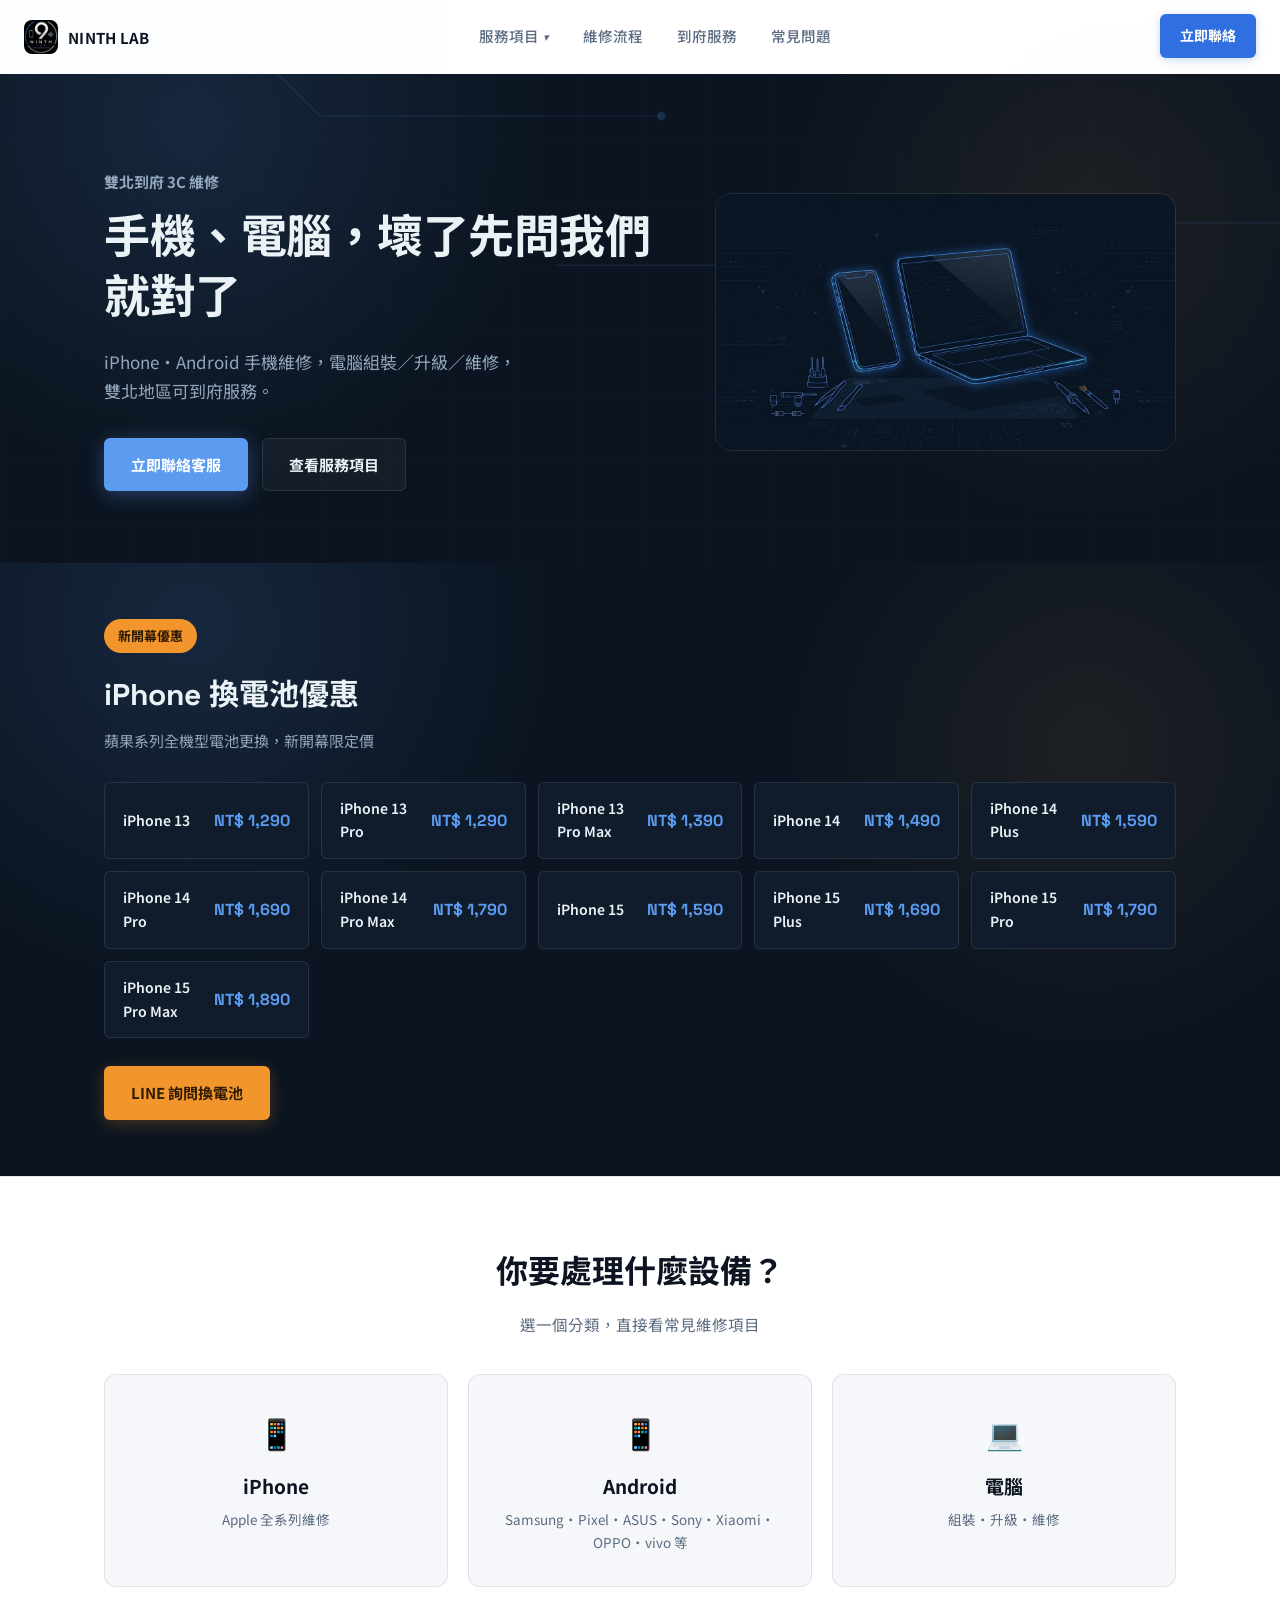
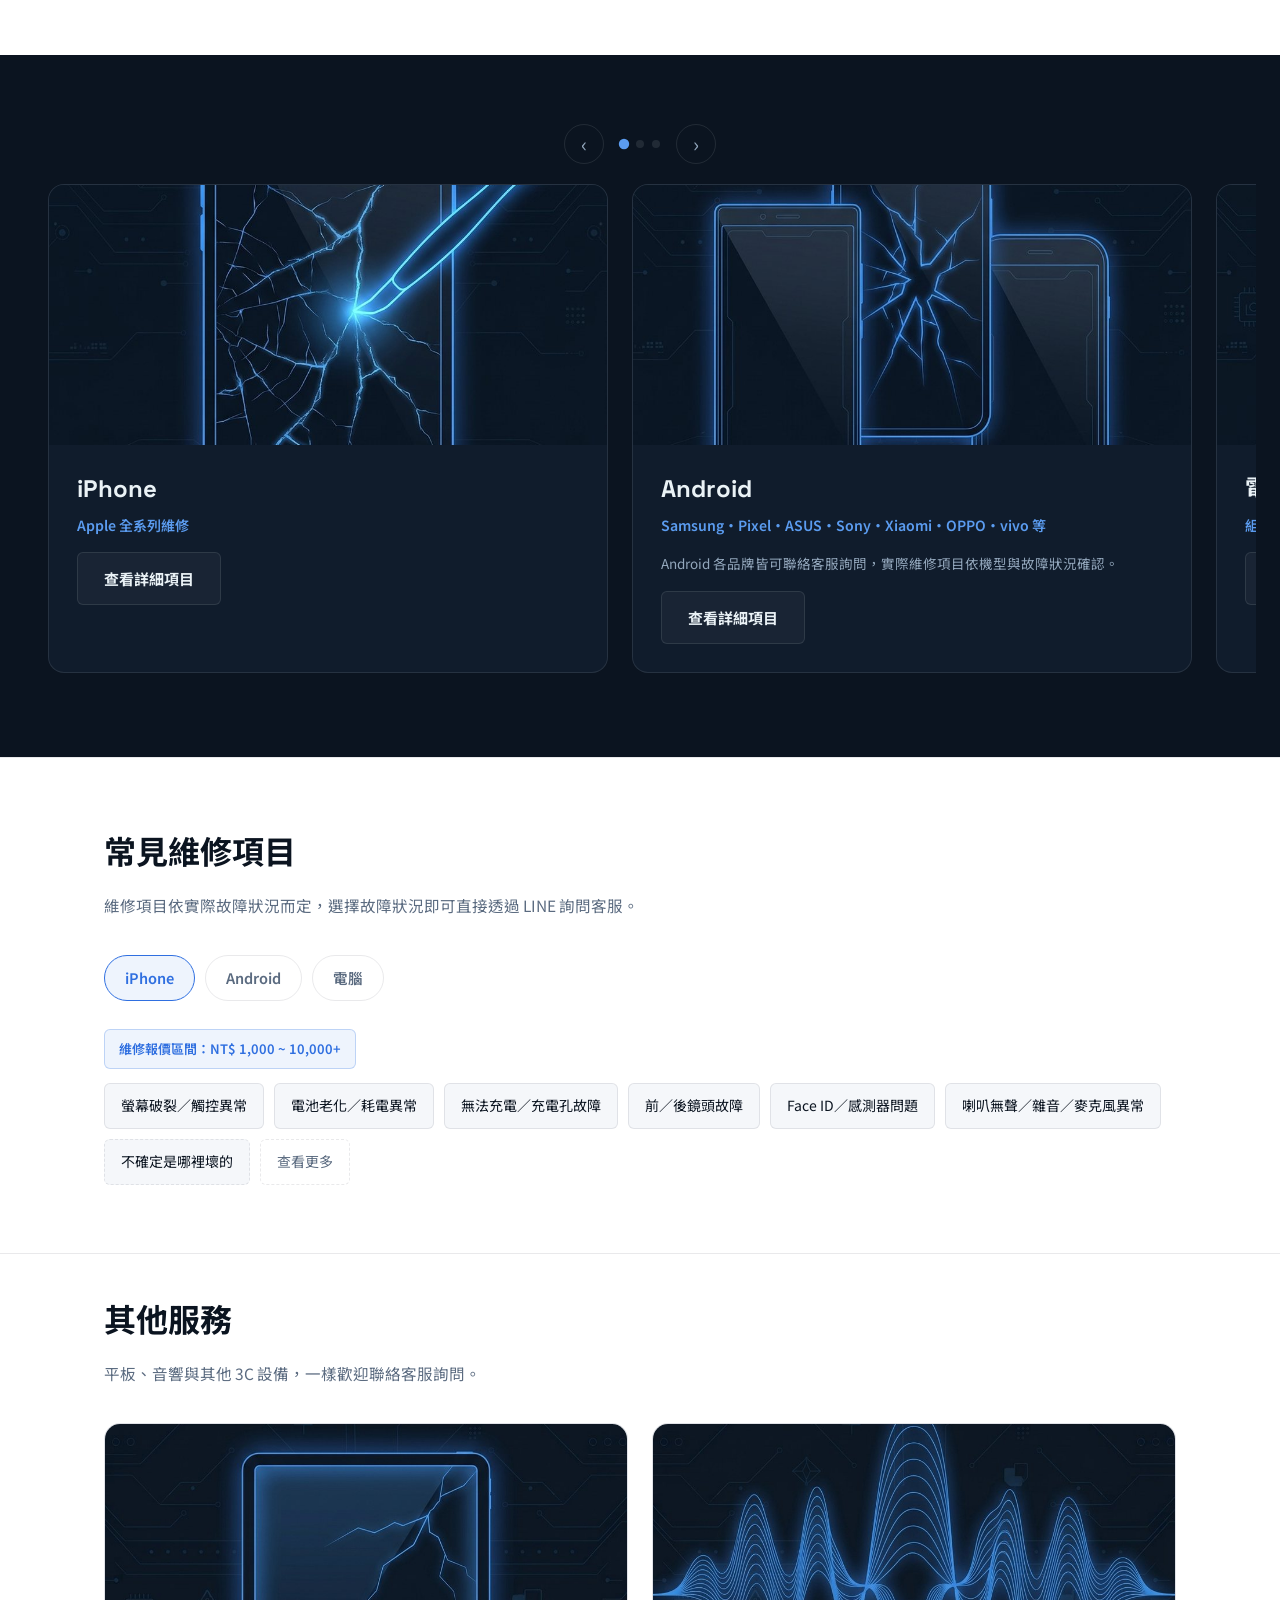
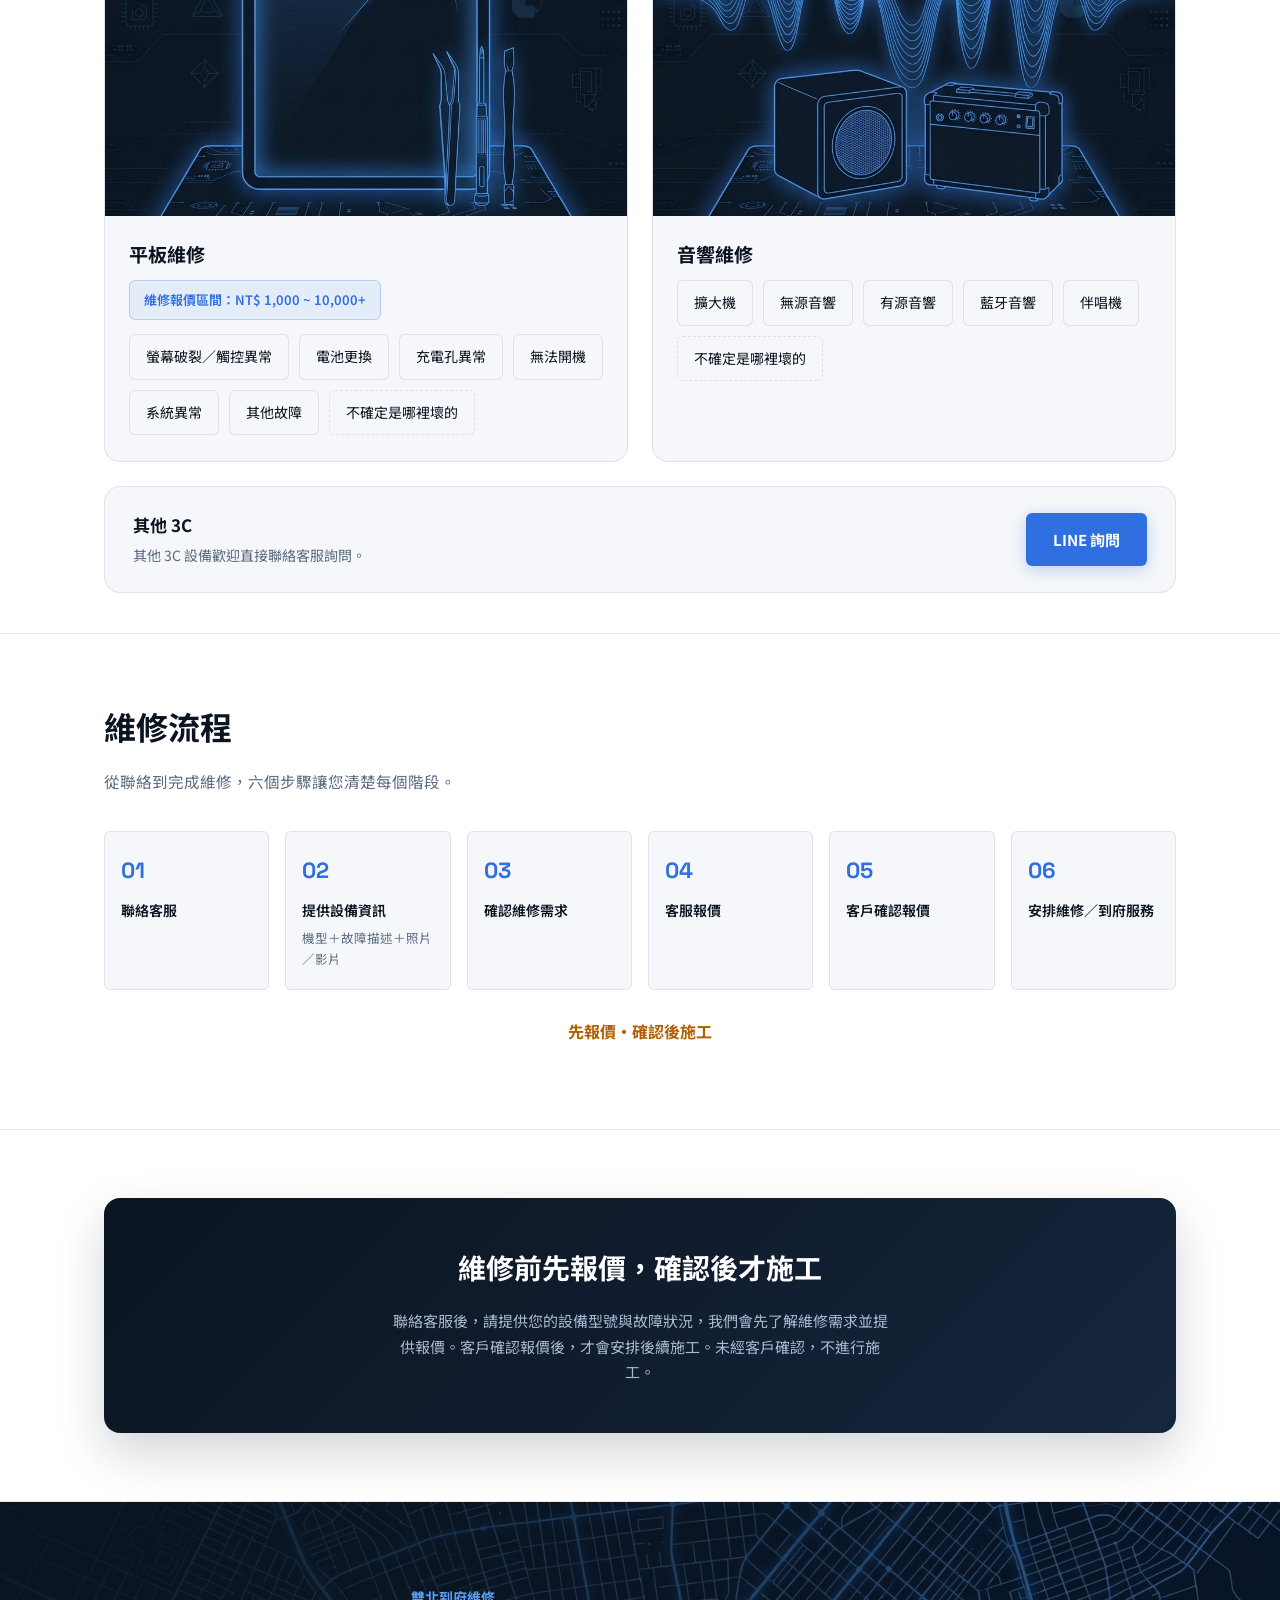
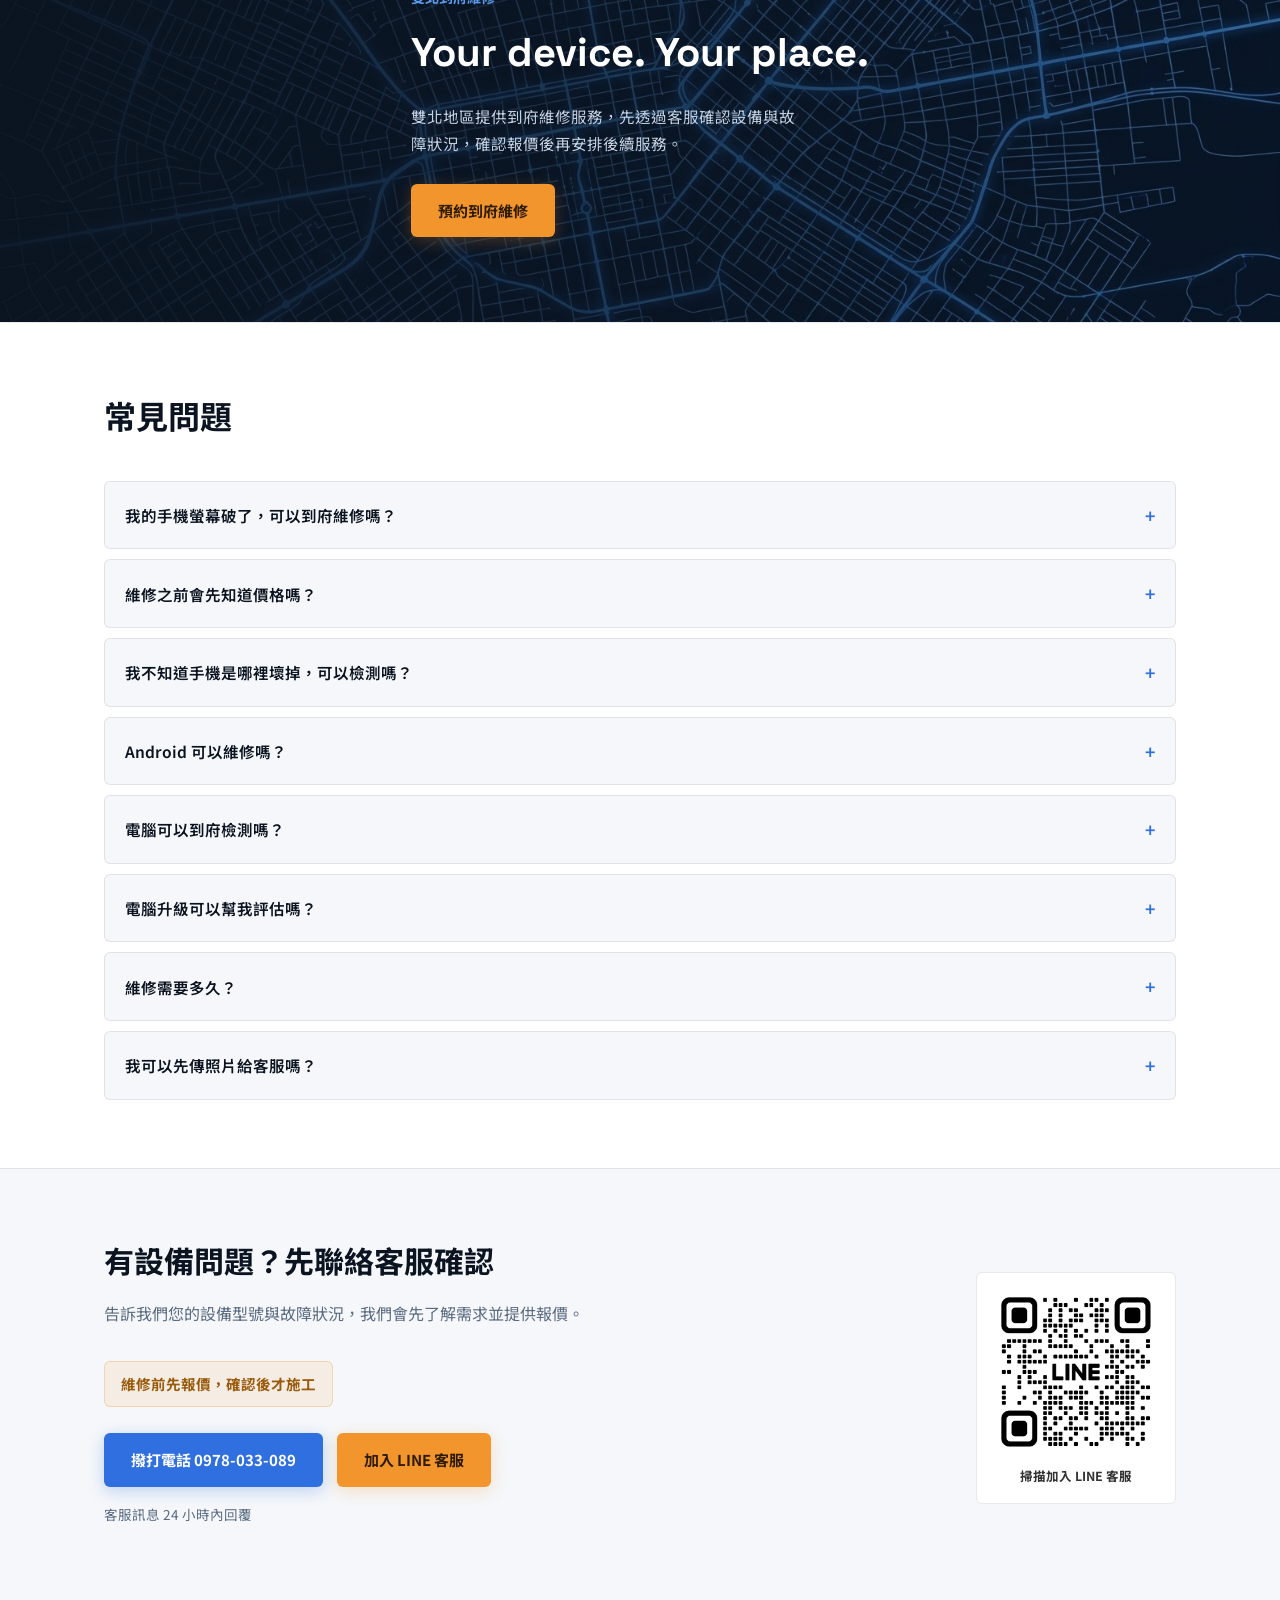
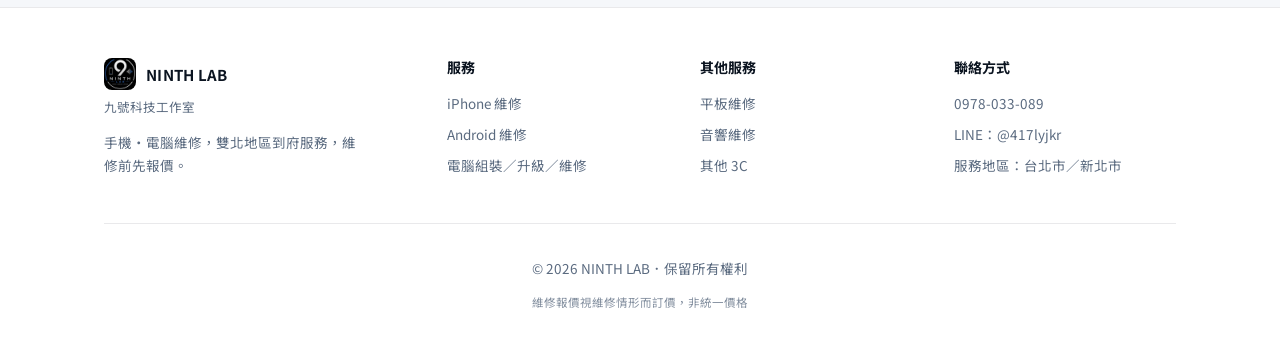
<file: index.html>
<!DOCTYPE html>
<html lang="zh-Hant-TW">
<head>
<meta charset="UTF-8">
<meta name="viewport" content="width=device-width, initial-scale=1.0">
<title>NINTH LAB｜雙北到府 3C 維修・iPhone・Android・電腦</title>
<meta name="description" content="NINTH LAB 提供台北、新北到府維修服務，iPhone、Android 手機維修，電腦組裝、升級、維修，先報價再施工，LINE 客服 24 小時內回覆。">
<meta name="keywords" content="雙北手機維修,台北手機維修,新北手機維修,雙北到府維修,到府手機維修,iPhone維修,Android維修,手機電池更換,電腦維修,電腦組裝,電腦升級,3C維修,平板維修,音響維修">
<link rel="canonical" href="https://ninthlab.com.tw/">
<meta name="robots" content="index, follow">

<meta property="og:type" content="website">
<meta property="og:site_name" content="NINTH LAB">
<meta property="og:title" content="NINTH LAB｜雙北到府 3C 維修・iPhone・Android・電腦">
<meta property="og:description" content="台北、新北到府維修，iPhone、Android、電腦組裝升級維修，先報價再施工。">
<meta property="og:image" content="assets/images/logo.png">
<meta property="og:locale" content="zh_TW">

<link rel="icon" href="assets/images/favicon.png" type="image/png">
<link rel="apple-touch-icon" href="assets/images/apple-touch-icon.png">
<link rel="preconnect" href="https://fonts.googleapis.com">
<link rel="preconnect" href="https://fonts.gstatic.com" crossorigin>
<link href="https://fonts.googleapis.com/css2?family=Noto+Sans+TC:wght@400;500;700;900&family=Space+Grotesk:wght@500;700&display=swap" rel="stylesheet">
<link rel="stylesheet" href="assets/css/style.css">

<script type="application/ld+json">
{
  "@context": "https://schema.org",
  "@type": "LocalBusiness",
  "@id": "https://ninthlab.com.tw/#business",
  "name": "NINTH LAB 九號科技工作室",
  "alternateName": "NINTH LAB",
  "image": "https://ninthlab.com.tw/assets/images/logo.png",
  "url": "https://ninthlab.com.tw/",
  "telephone": "+886978033089",
  "priceRange": "NT$1,000 - NT$30,000+",
  "areaServed": [
    { "@type": "City", "name": "台北市" },
    { "@type": "City", "name": "新北市" }
  ],
  "description": "九號科技工作室（NINTH LAB）提供台北、新北到府維修服務，iPhone、Android 手機維修，電腦組裝、升級、維修，先報價再施工，LINE 客服 24 小時內回覆。",
  "sameAs": [
    "https://www.instagram.com/kerwin_.06/"
  ],
  "makesOffer": [
    { "@type": "Offer", "priceRange": "NT$1,000 - NT$10,000+", "itemOffered": { "@type": "Service", "name": "iPhone 維修", "description": "iPhone 螢幕破裂、電池老化、充電孔故障、鏡頭、Face ID、喇叭、開機異常、進水檢測、主機板檢測等維修，雙北到府服務，先報價後施工。", "areaServed": ["台北市", "新北市"], "provider": { "@id": "https://ninthlab.com.tw/#business" } } },
    { "@type": "Offer", "priceRange": "NT$1,000 - NT$10,000+", "itemOffered": { "@type": "Service", "name": "Android 手機維修", "description": "Samsung、Pixel、ASUS、Sony、Xiaomi、OPPO、vivo、Redmi、realme、Motorola 等品牌螢幕、電池、充電孔、開機異常等維修，雙北到府服務。", "areaServed": ["台北市", "新北市"], "provider": { "@id": "https://ninthlab.com.tw/#business" } } },
    { "@type": "Offer", "priceRange": "NT$3,500 - NT$30,000+", "itemOffered": { "@type": "Service", "name": "電腦組裝／升級／維修", "description": "電腦組裝諮詢、CPU／GPU／RAM／SSD 升級、無法開機、藍屏、過熱、顯示卡等故障維修，雙北到府服務。", "areaServed": ["台北市", "新北市"], "provider": { "@id": "https://ninthlab.com.tw/#business" } } },
    { "@type": "Offer", "priceRange": "NT$1,000 - NT$10,000+", "itemOffered": { "@type": "Service", "name": "平板維修", "description": "平板螢幕破裂、觸控異常、電池更換、充電孔異常、無法開機等維修，雙北到府服務。", "areaServed": ["台北市", "新北市"], "provider": { "@id": "https://ninthlab.com.tw/#business" } } },
    { "@type": "Offer", "itemOffered": { "@type": "Service", "name": "音響維修", "description": "擴大機、無源音響、有源音響、藍牙音響、伴唱機維修，雙北到府服務。", "areaServed": ["台北市", "新北市"], "provider": { "@id": "https://ninthlab.com.tw/#business" } } }
  ]
}
</script>
<script type="application/ld+json">
{
  "@context": "https://schema.org",
  "@type": "FAQPage",
  "mainEntity": [
    { "@type": "Question", "name": "我的手機螢幕破了，可以到府維修嗎？", "acceptedAnswer": { "@type": "Answer", "text": "可以。請先透過 LINE 或電話聯絡客服，提供設備型號與故障狀況，確認報價後即可安排雙北地區到府維修。" } },
    { "@type": "Question", "name": "維修之前會先知道價格嗎？", "acceptedAnswer": { "@type": "Answer", "text": "會。NINTH LAB 一律先報價、客戶確認後才施工，未經確認不會直接動工。" } },
    { "@type": "Question", "name": "我不知道手機是哪裡壞掉，可以檢測嗎？", "acceptedAnswer": { "@type": "Answer", "text": "可以，聯絡客服時選擇「不確定問題」，描述異常狀況即可，我們會協助初步判斷。" } },
    { "@type": "Question", "name": "Android 可以維修嗎？", "acceptedAnswer": { "@type": "Answer", "text": "可以，Samsung、Pixel、ASUS、Sony、Xiaomi、OPPO、vivo、Redmi、realme、Motorola 等各品牌皆可聯絡客服詢問，實際維修項目依機型與故障狀況確認。" } },
    { "@type": "Question", "name": "電腦可以到府檢測嗎？", "acceptedAnswer": { "@type": "Answer", "text": "可以，雙北地區的電腦故障檢測、組裝與升級都提供到府服務，詳細需求請先與客服確認。" } },
    { "@type": "Question", "name": "電腦升級可以幫我評估嗎？", "acceptedAnswer": { "@type": "Answer", "text": "可以，提供目前的電腦規格與升級需求（例如顯卡、記憶體），客服會協助評估並報價。" } },
    { "@type": "Question", "name": "維修需要多久？", "acceptedAnswer": { "@type": "Answer", "text": "依故障類型與零件狀況而定，客服確認需求後會一併告知預估時間。" } },
    { "@type": "Question", "name": "我可以先傳照片給客服嗎？", "acceptedAnswer": { "@type": "Answer", "text": "可以，透過 LINE 傳送設備照片或影片有助於客服更快判斷狀況並提供報價。" } }
  ]
}
</script>
</head>
<body>

<a href="#main" class="skip-link">跳到主要內容</a>

<noscript>
  <div style="max-width:800px;margin:0 auto;padding:24px;line-height:1.8;">
    <h1>NINTH LAB 九號科技工作室｜雙北到府 3C 維修</h1>
    <p>手機、電腦，壞了先問我們就對了。iPhone、Android 手機維修，電腦組裝／升級／維修，雙北地區（台北市／新北市）可到府服務。維修前先報價，客戶確認後才施工。</p>

    <h2>iPhone 維修（NT$1,000 ~ 10,000+）</h2>
    <p>常見項目：螢幕破裂／觸控異常、電池老化／耗電異常、無法充電／充電孔故障、前／後鏡頭故障、Face ID／感測器問題、喇叭無聲／雜音／麥克風異常、音量鍵／電源鍵異常、背玻璃／後殼損壞、無法開機／自動重開機、系統異常、進水檢測、主機板檢測。</p>

    <h2>Android 手機維修（NT$1,000 ~ 10,000+）</h2>
    <p>Samsung、Pixel、ASUS、Sony、Xiaomi、OPPO、vivo、Redmi、realme、Motorola 等品牌皆可聯絡客服詢問。常見項目：螢幕破裂／觸控異常、電池老化／耗電異常、無法充電／充電孔故障、前／後鏡頭故障、喇叭無聲／雜音／麥克風異常、音量鍵／電源鍵異常、背蓋損壞、無法開機／自動重開機、系統異常、進水檢測、主機板檢測。</p>

    <h2>電腦組裝／升級／維修（NT$3,500 ~ 30,000+）</h2>
    <p>常見項目：電腦組裝諮詢、CPU／GPU 升級、RAM／SSD 升級、電源供應器／散熱升級、無法開機、藍屏／黑屏、頻繁重開機、遊戲閃退／效能異常、過熱／異音、硬碟／SSD 問題、顯示卡問題、系統／驅動問題、整機檢測。</p>

    <h2>平板維修（NT$1,000 ~ 10,000+）</h2>
    <p>常見項目：螢幕破裂／觸控異常、電池更換、充電孔異常、無法開機、系統異常、其他故障。</p>

    <h2>音響維修</h2>
    <p>常見項目：擴大機、無源音響、有源音響、藍牙音響、伴唱機。平板、音響與其他 3C 設備，一樣歡迎聯絡客服詢問。</p>

    <h2>維修流程</h2>
    <ol>
      <li>聯絡客服</li>
      <li>提供設備資訊（機型＋故障描述＋照片／影片）</li>
      <li>確認維修需求</li>
      <li>客服報價</li>
      <li>客戶確認報價</li>
      <li>安排維修（到府或約定地點）</li>
    </ol>
    <p>先報價・確認後施工。</p>

    <h2>常見問題</h2>
    <dl>
      <dt>我的手機螢幕破了，可以到府維修嗎？</dt>
      <dd>可以。請先透過 LINE 或電話聯絡客服，提供設備型號與故障狀況，確認報價後即可安排雙北地區到府維修。</dd>
      <dt>維修之前會先知道價格嗎？</dt>
      <dd>會。NINTH LAB 一律先報價、客戶確認後才施工，未經確認不會直接動工。</dd>
      <dt>我不知道手機是哪裡壞掉，可以檢測嗎？</dt>
      <dd>可以，聯絡客服時選擇「不確定問題」，描述異常狀況即可，我們會協助初步判斷。</dd>
      <dt>Android 可以維修嗎？</dt>
      <dd>可以，Samsung、Pixel、ASUS、Sony、Xiaomi、OPPO、vivo、Redmi、realme、Motorola 等各品牌皆可聯絡客服詢問，實際維修項目依機型與故障狀況確認。</dd>
      <dt>電腦可以到府檢測嗎？</dt>
      <dd>可以，雙北地區的電腦故障檢測、組裝與升級都提供到府服務，詳細需求請先與客服確認。</dd>
      <dt>電腦升級可以幫我評估嗎？</dt>
      <dd>可以，提供目前的電腦規格與升級需求（例如顯卡、記憶體），客服會協助評估並報價。</dd>
      <dt>維修需要多久？</dt>
      <dd>依故障類型與零件狀況而定，客服確認需求後會一併告知預估時間。</dd>
      <dt>我可以先傳照片給客服嗎？</dt>
      <dd>可以，透過 LINE 傳送設備照片或影片有助於客服更快判斷狀況並提供報價。</dd>
    </dl>

    <h2>聯絡方式</h2>
    <p>電話：<a href="tel:0978033089">0978-033-089</a>｜LINE：@417lyjkr｜服務地區：台北市／新北市｜客服訊息 24 小時內回覆</p>
  </div>
</noscript>

<div class="tech-bg" aria-hidden="true">
  <svg viewBox="0 0 1200 900" preserveAspectRatio="xMidYMid slice">
    <defs>
      <pattern id="grid" width="60" height="60" patternUnits="userSpaceOnUse">
        <path d="M60 0H0V60" fill="none" stroke="rgba(234,242,246,0.05)" stroke-width="1"/>
      </pattern>
    </defs>
    <rect width="1200" height="900" fill="url(#grid)"/>
    <g stroke="rgba(77,232,199,0.0)" fill="none"></g>
    <g stroke="rgba(61,130,227,0.18)" stroke-width="1.4" fill="none">
      <path d="M0 120 H260 L300 160 H620"/>
      <path d="M1200 260 H900 L860 300 H520"/>
      <path d="M0 700 H180 L220 660 H540 L580 700 H900"/>
    </g>
    <g fill="rgba(61,130,227,0.35)">
      <circle cx="620" cy="160" r="4"/>
      <circle cx="520" cy="700" r="4"/>
      <circle cx="900" cy="260" r="4"/>
    </g>
  </svg>
</div>

<header class="site-header" id="site-header">
  <div class="header-inner">
    <a href="#main" class="brand" id="brand-link">
      <img id="brand-logo" src="assets/images/logo.png" alt="NINTH LAB Logo" onerror="this.style.display='none'">
      <span class="brand-name" id="brand-name">NINTH LAB</span>
    </a>

    <nav class="main-nav" id="main-nav" aria-label="主要導覽">
      <div class="nav-item has-dropdown">
        <button class="nav-link" id="services-nav-btn" aria-haspopup="true" aria-expanded="false">服務項目 <i class="chev">▾</i></button>
        <div class="nav-dropdown" id="services-dropdown"></div>
      </div>
      <a href="#process" class="nav-link">維修流程</a>
      <a href="#onsite" class="nav-link">到府服務</a>
      <a href="#faq" class="nav-link">常見問題</a>
    </nav>

    <a href="#contact" class="header-cta">立即聯絡</a>

    <button class="hamburger" id="hamburger-btn" aria-label="開啟選單" aria-expanded="false">
      <span></span><span></span><span></span>
    </button>
  </div>

  <div class="mobile-menu" id="mobile-menu">
    <div class="mobile-menu-section" id="mobile-services-list"></div>
    <a href="#process" class="mobile-link">維修流程</a>
    <a href="#onsite" class="mobile-link">到府服務</a>
    <a href="#faq" class="mobile-link">常見問題</a>
    <a href="#contact" class="mobile-link mobile-cta">立即聯絡</a>
  </div>
</header>

<main id="main">

  <!-- Hero -->
  <section class="hero-section dark-panel" style="border-top:none;">
    <div class="dark-panel-bg" aria-hidden="true">
      <svg viewBox="0 0 1200 700" preserveAspectRatio="xMidYMid slice">
        <defs>
          <pattern id="hgrid" width="60" height="60" patternUnits="userSpaceOnUse">
            <path d="M60 0H0V60" fill="none" stroke="rgba(234,242,246,0.05)" stroke-width="1"/>
          </pattern>
        </defs>
        <rect width="1200" height="700" fill="url(#hgrid)"/>
        <g stroke="rgba(91,156,240,0.22)" stroke-width="1.4" fill="none">
          <path d="M0 120 H260 L300 160 H620"/>
          <path d="M1200 260 H900 L860 300 H520"/>
        </g>
        <g fill="rgba(91,156,240,0.4)">
          <circle cx="620" cy="160" r="4"/>
          <circle cx="900" cy="260" r="4"/>
        </g>
      </svg>
    </div>
    <div class="container hero">
      <div>
        <p class="hero-eyebrow" id="hero-eyebrow">雙北到府 3C 維修</p>
        <h1 id="hero-title">手機、電腦，壞了先問我們就對了</h1>
        <p class="subtitle" id="hero-subtitle">iPhone・Android 手機維修，電腦組裝／升級／維修，雙北地區可到府服務。</p>
        <div class="hero-actions">
          <a href="#contact" class="btn btn-primary" id="hero-cta-primary">立即聯絡客服</a>
          <a href="#selector" class="btn btn-secondary" id="hero-cta-secondary">查看服務項目</a>
        </div>
      </div>
      <div class="hero-visual">
        <img src="assets/images/hero-visual.jpg" alt="NINTH LAB 手機與電腦維修示意圖" loading="eager">
      </div>
    </div>
  </section>

  <div id="announcements-slot"></div>
  <div id="battery-promo-slot"></div>

  <!-- Service selector -->
  <section id="selector">
    <div class="container">
      <div class="section-head center">
        <h2 id="selector-title">你要處理什麼設備？</h2>
        <p id="selector-subtitle">選一個分類，直接看常見維修項目</p>
      </div>
      <div class="selector-grid" id="selector-grid"></div>
    </div>
  </section>

  <!-- Category showcase (horizontal scroll-snap) -->
  <section id="showcase" class="dark-panel">
    <div class="container-wide">
      <div class="showcase-controls">
        <button class="showcase-arrow" id="showcase-prev" aria-label="上一個分類">‹</button>
        <div class="showcase-dots" id="showcase-dots"></div>
        <button class="showcase-arrow" id="showcase-next" aria-label="下一個分類">›</button>
      </div>
      <div class="showcase-track" id="showcase-track"></div>
    </div>
  </section>

  <!-- Common repair items -->
  <section id="items">
    <div class="container">
      <div class="section-head">
        <h2 id="items-title">常見維修項目</h2>
        <p id="items-subtitle">維修項目依實際故障狀況而定，選擇故障狀況即可直接透過 LINE 詢問客服。</p>
      </div>
      <div class="category-tabs" id="category-tabs"></div>
      <div id="category-panels"></div>
    </div>
  </section>

  <!-- Other services -->
  <section id="other-services">
    <div class="container">
      <div class="section-head">
        <h2 id="other-services-title">其他服務</h2>
        <p>平板、音響與其他 3C 設備，一樣歡迎聯絡客服詢問。</p>
      </div>
      <div id="other-panels"></div>
    </div>
  </section>

  <!-- Process -->
  <section id="process">
    <div class="container">
      <div class="section-head">
        <h2>維修流程</h2>
        <p>從聯絡到完成維修，六個步驟讓您清楚每個階段。</p>
      </div>
      <div class="process-list" id="process-list"></div>
      <p class="process-highlight" id="process-highlight">先報價・確認後施工</p>
    </div>
  </section>

  <!-- Trust -->
  <section id="trust">
    <div class="container">
      <div class="trust-band">
        <h2 id="trust-title">維修前先報價，確認後才施工</h2>
        <p id="trust-desc"></p>
      </div>
    </div>
  </section>

  <!-- Onsite -->
  <section id="onsite">
    <div class="onsite-banner">
      <img src="assets/images/onsite-banner.jpg" alt="雙北到府服務示意圖" loading="lazy">
      <div class="onsite-overlay"></div>
      <div class="container onsite-content">
        <p class="onsite-eyebrow" id="onsite-subtitle">雙北到府維修</p>
        <h2 id="onsite-title">Your device. Your place.</h2>
        <p id="onsite-desc" class="onsite-desc"></p>
        <a href="#contact" class="btn btn-warm" id="onsite-cta">預約到府維修</a>
      </div>
    </div>
  </section>

  <!-- FAQ -->
  <section id="faq">
    <div class="container">
      <div class="section-head">
        <h2>常見問題</h2>
      </div>
      <div class="faq-list" id="faq-list"></div>
    </div>
  </section>

  <!-- Contact -->
  <section id="contact" class="contact-section">
    <div class="container">
      <div class="contact-grid">
        <div>
          <h2 id="contact-title" class="contact-heading">有設備問題？先聯絡客服確認</h2>
          <p id="contact-desc" class="contact-desc"></p>
          <div class="contact-highlight" id="contact-highlight"></div>
          <div class="contact-buttons">
            <a href="tel:0978033089" class="btn btn-primary" id="call-btn">撥打電話 0978-033-089</a>
            <a href="#" class="btn btn-primary" id="call-btn-2" style="display:none;"></a>
            <a href="#" class="btn btn-warm" id="line-btn" target="_blank" rel="noopener">加入 LINE 客服</a>
          </div>
          <p class="reply-hours" id="reply-hours"></p>
        </div>
        <div class="qr-box">
          <img src="assets/images/line-qrcode.png" alt="LINE 客服 QR Code" onerror="this.parentElement.style.display='none'">
          <span>掃描加入 LINE 客服</span>
        </div>
      </div>
    </div>
  </section>

</main>

<footer>
  <div class="container">
    <div class="footer-grid">
      <div>
        <div class="brand" style="margin-bottom:12px;">
          <img src="assets/images/logo.png" alt="NINTH LAB Logo" style="height:32px;" onerror="this.style.display='none'">
          <span class="brand-name" id="footer-brand">NINTH LAB</span>
        </div>
        <p class="footer-brand-zh" id="footer-brand-zh"></p>
        <p style="max-width:32ch;">手機・電腦維修，雙北地區到府服務，維修前先報價。</p>
      </div>
      <div>
        <h5>服務</h5>
        <ul id="footer-services">
          <li>iPhone 維修</li>
          <li>Android 維修</li>
          <li>電腦組裝／升級／維修</li>
        </ul>
      </div>
      <div>
        <h5 id="footer-other-title">其他服務</h5>
        <ul id="footer-other-services"></ul>
      </div>
      <div>
        <h5>聯絡方式</h5>
        <ul>
          <li id="footer-phone"><a href="tel:0978033089">0978-033-089</a></li>
          <li id="footer-phone-2" style="display:none;"></li>
          <li>LINE：<span id="footer-line-id">@417lyjkr</span></li>
          <li id="footer-hours" style="display:none;"></li>
          <li id="footer-areas">服務地區：台北市／新北市</li>
        </ul>
      </div>
    </div>
    <div class="footer-bottom">
      <p>&copy; <span id="year"></span> NINTH LAB．保留所有權利</p>
      <p class="footer-note" id="footer-note"></p>
    </div>
  </div>
</footer>

<script src="assets/js/main.js"></script>
</body>
</html>
</file>
<file: assets/css/style.css>
/* ==========================================================
   Design tokens — light theme with dark contrast panels
   ========================================================== */
:root {
  --bg: #FFFFFF;
  --surface: #F5F7FA;
  --surface-alt: #EBEFF6;
  --border: rgba(11, 20, 32, 0.09);
  --text: #0B1420;
  --text-muted: #5B6B80;
  --accent: #2F6FE0;
  --accent-dim: rgba(47, 111, 224, 0.08);
  --warm: #F2952C;
  --warm-dim: rgba(242, 149, 44, 0.10);
  --radius: 6px;
  --max-width: 1120px;
  --font-cjk: "Noto Sans TC", -apple-system, BlinkMacSystemFont, "PingFang TC", "Microsoft JhengHei", sans-serif;
  --font-display: "Space Grotesk", var(--font-cjk);

  /* Dark panel tokens (used inside .dark-panel sections) */
  --d-bg: #0B1420;
  --d-surface: #101C2C;
  --d-surface-alt: #14243A;
  --d-border: rgba(234, 242, 246, 0.10);
  --d-text: #EAF2F6;
  --d-text-muted: #93A7BC;
  --d-accent: #5B9CF0;
  --d-warm: #FFB454;
}

* { box-sizing: border-box; }
html { scroll-behavior: smooth; scroll-padding-top: 84px; }

@media (prefers-reduced-motion: reduce) {
  html { scroll-behavior: auto; }
  *, *::before, *::after {
    animation-duration: 0.001ms !important;
    animation-iteration-count: 1 !important;
    transition-duration: 0.001ms !important;
    scroll-behavior: auto !important;
  }
}

body {
  margin: 0;
  background: var(--bg);
  color: var(--text);
  font-family: var(--font-cjk);
  line-height: 1.7;
  overflow-x: hidden;
  -webkit-font-smoothing: antialiased;
}

img { max-width: 100%; display: block; }
a { color: inherit; text-decoration: none; }
button { font: inherit; background: none; border: none; color: inherit; cursor: pointer; }

.container { max-width: var(--max-width); margin: 0 auto; padding: 0 24px; }
.container-wide { max-width: 1400px; margin: 0 auto; padding: 0 24px; }

/* ==========================================================
   Background texture (subtle, light)
   ========================================================== */
.tech-bg {
  position: fixed; inset: 0; z-index: -1; pointer-events: none;
  background:
    radial-gradient(700px circle at 12% 6%, rgba(47,111,224,0.05), transparent 60%),
    radial-gradient(600px circle at 88% 22%, rgba(242,149,44,0.04), transparent 60%),
    #FFFFFF;
}
.tech-bg svg { position: absolute; inset: 0; width: 100%; height: 100%; opacity: 0.5; }

/* ==========================================================
   Dark panel utility — wraps hero / showcase / onsite banner
   ========================================================== */
.dark-panel {
  background: var(--d-bg);
  color: var(--d-text);
  position: relative;
}
.dark-panel .section-head p,
.dark-panel p { color: var(--d-text-muted); }
.dark-panel .section-head h2,
.dark-panel h1, .dark-panel h2, .dark-panel h3 { color: var(--d-text); }

.dark-panel-bg {
  position: absolute; inset: 0; overflow: hidden; pointer-events: none;
  background:
    radial-gradient(600px circle at 15% 10%, rgba(91,156,240,0.14), transparent 60%),
    radial-gradient(500px circle at 85% 30%, rgba(255,180,84,0.08), transparent 60%);
}
.dark-panel-bg svg { position: absolute; inset: 0; width: 100%; height: 100%; opacity: 0.5; }

/* ==========================================================
   Header / Navigation
   ========================================================== */
.site-header {
  position: sticky; top: 0; z-index: 100;
  background: rgba(255, 255, 255, 0.72);
  backdrop-filter: blur(0px);
  border-bottom: 1px solid transparent;
  transition: background 0.3s ease, backdrop-filter 0.3s ease, border-color 0.3s ease, box-shadow 0.3s ease;
}
.site-header.scrolled {
  background: rgba(255, 255, 255, 0.88);
  backdrop-filter: blur(14px);
  -webkit-backdrop-filter: blur(14px);
  border-bottom: 1px solid var(--border);
  box-shadow: 0 4px 24px rgba(11,20,32,0.04);
}
.header-inner {
  display: flex; align-items: center; justify-content: space-between;
  padding: 14px 24px; max-width: 1400px; margin: 0 auto; position: relative;
}
.brand { display: flex; align-items: center; gap: 10px; margin-top: 2px; }
.brand img { height: 34px; width: auto; border-radius: 8px; }
.brand-name { font-weight: 700; font-size: 15px; letter-spacing: 0.02em; white-space: nowrap; color: var(--text); }

.main-nav { display: flex; align-items: center; gap: 6px; }
.nav-item { position: relative; }
.nav-link {
  padding: 10px 14px; font-size: 14.5px; font-weight: 500; color: var(--text-muted);
  border-radius: var(--radius); transition: color 0.2s ease, background 0.2s ease;
  display: inline-flex; align-items: center; gap: 4px;
}
.nav-link:hover { color: var(--text); background: var(--surface); }
.chev { font-size: 11px; transition: transform 0.2s ease; }
.nav-item.open .chev { transform: rotate(180deg); }

.nav-dropdown {
  position: absolute; top: calc(100% + 8px); left: 0;
  background: #FFFFFF; border: 1px solid var(--border); border-radius: var(--radius);
  min-width: 220px; padding: 8px; opacity: 0; visibility: hidden; transform: translateY(-6px);
  transition: opacity 0.18s ease, transform 0.18s ease, visibility 0.18s;
  box-shadow: 0 16px 40px rgba(11,20,32,0.12);
}
.nav-item.open .nav-dropdown { opacity: 1; visibility: visible; transform: translateY(0); }
.nav-dropdown a {
  display: block; padding: 9px 12px; font-size: 14px; border-radius: 4px; color: var(--text);
  transition: background 0.15s ease;
}
.nav-dropdown a:hover { background: var(--accent-dim); color: var(--accent); }

.header-cta {
  background: var(--accent); color: #FFFFFF; padding: 10px 20px; border-radius: var(--radius);
  font-size: 14px; font-weight: 700; transition: background 0.2s ease, transform 0.15s ease; white-space: nowrap;
  box-shadow: 0 2px 10px rgba(47,111,224,0.25);
}
.header-cta:hover { background: #245ECC; transform: translateY(-1px); }

.hamburger {
  display: none; flex-direction: column; justify-content: center; gap: 5px; width: 32px; height: 32px; padding: 4px;
}
.hamburger span { display: block; width: 100%; height: 2px; background: var(--text); border-radius: 2px; transition: transform 0.25s ease, opacity 0.25s ease; }
.hamburger[aria-expanded="true"] span:nth-child(1) { transform: translateY(7px) rotate(45deg); }
.hamburger[aria-expanded="true"] span:nth-child(2) { opacity: 0; }
.hamburger[aria-expanded="true"] span:nth-child(3) { transform: translateY(-7px) rotate(-45deg); }

.mobile-menu {
  display: none; max-height: 0; overflow: hidden; transition: max-height 0.3s ease;
  background: #FFFFFF; border-top: 1px solid var(--border);
}
.mobile-menu.open { max-height: 520px; }
.mobile-menu-section { padding: 8px 24px 4px; display: flex; flex-direction: column; }
.mobile-link { display: block; padding: 14px 24px; font-size: 15px; border-top: 1px solid var(--border); }
.mobile-link.mobile-cta { color: var(--accent); font-weight: 700; }
.mobile-services-link { padding: 10px 12px; font-size: 14.5px; color: var(--text-muted); border-radius: var(--radius); }
.mobile-services-link:hover { background: var(--surface); color: var(--text); }

@media (max-width: 900px) {
  .main-nav, .header-cta { display: none; }
  .hamburger { display: flex; }
  .mobile-menu { display: block; }
}

/* ==========================================================
   Hero (dark panel)
   ========================================================== */
.hero-section { padding: 80px 0 72px; }
.hero {
  display: grid; grid-template-columns: 1.1fr 0.9fr; gap: 48px; align-items: center;
  position: relative; z-index: 1;
}
.hero-eyebrow { color: var(--d-accent); font-weight: 700; font-size: 15px; margin-bottom: 14px; }
.hero h1 {
  font-family: var(--font-display); font-size: clamp(30px, 4.2vw, 46px); line-height: 1.3;
  margin: 0 0 20px; font-weight: 700; letter-spacing: -0.01em; color: var(--d-text);
}
.hero p.subtitle { color: var(--d-text-muted); font-size: 17px; max-width: 46ch; margin: 0 0 32px; }
.hero-actions { display: flex; gap: 14px; flex-wrap: wrap; }
.btn {
  display: inline-flex; align-items: center; justify-content: center; padding: 13px 26px;
  border-radius: var(--radius); font-weight: 700; font-size: 15px; border: 1px solid transparent;
  cursor: pointer; transition: transform 0.15s ease, background 0.2s ease, border-color 0.2s ease, box-shadow 0.2s ease;
}
.btn:hover { transform: translateY(-1px); }
.btn:active { transform: translateY(0) scale(0.97); }
.btn-primary { background: var(--accent); color: #FFFFFF; box-shadow: 0 4px 16px rgba(47,111,224,0.28); }
.btn-primary:hover { background: #245ECC; }
.dark-panel .btn-primary { background: var(--d-accent); box-shadow: 0 4px 20px rgba(91,156,240,0.35); }
.dark-panel .btn-primary:hover { background: #78AEF5; }
.btn-secondary { border-color: var(--d-border); color: var(--d-text); background: rgba(255,255,255,0.04); }
.btn-secondary:hover { border-color: var(--d-accent); color: var(--d-accent); }
.btn-warm { background: var(--warm); color: #2E1B00; box-shadow: 0 4px 16px rgba(242,149,44,0.25); }
.btn-warm:hover { background: #FFA940; }

.hero-visual { border-radius: 16px; overflow: hidden; border: 1px solid var(--d-border); }
.hero-visual img { width: 100%; height: auto; display: block; }

@media (max-width: 860px) {
  .hero { grid-template-columns: 1fr; text-align: left; }
  .hero-visual { order: -1; }
}

/* ==========================================================
   Section shell
   ========================================================== */
section { padding: 68px 0; border-top: 1px solid var(--border); }
section:first-of-type { border-top: none; }
.section-head { margin-bottom: 36px; max-width: 60ch; }
.section-head.center { margin-left: auto; margin-right: auto; text-align: center; max-width: 50ch; }
.section-head h2 { font-family: var(--font-display); font-size: clamp(24px, 3vw, 32px); margin: 0 0 12px; font-weight: 700; }
.section-head p { color: var(--text-muted); margin: 0; font-size: 15.5px; }

/* ==========================================================
   Service selector
   ========================================================== */
.selector-grid { display: grid; grid-template-columns: repeat(3, 1fr); gap: 20px; }
.selector-card {
  background: var(--surface); border: 1px solid var(--border); border-radius: 12px;
  padding: 32px 24px; text-align: center; cursor: pointer;
  transition: border-color 0.2s ease, transform 0.15s ease, background 0.2s ease, box-shadow 0.2s ease;
}
.selector-card:hover { border-color: var(--accent); transform: translateY(-3px); box-shadow: 0 12px 28px rgba(11,20,32,0.08); background: #FFFFFF; }
.selector-card.active { border-color: var(--accent); background: var(--accent-dim); }
.selector-card .selector-icon { font-size: 30px; margin-bottom: 12px; }
.selector-card h3 { margin: 0 0 6px; font-size: 19px; font-weight: 700; }
.selector-card p { margin: 0; color: var(--text-muted); font-size: 13.5px; }
@media (max-width: 720px) { .selector-grid { grid-template-columns: 1fr; } }

/* ==========================================================
   Showcase carousel (dark panel, scroll-snap)
   ========================================================== */
#showcase { padding-top: 68px; padding-bottom: 68px; position: relative; z-index: 1; }
.showcase-controls { display: flex; align-items: center; justify-content: center; gap: 16px; margin-bottom: 16px; }
.showcase-arrow {
  width: 40px; height: 40px; border-radius: 50%; border: 1px solid var(--d-border); color: var(--d-text-muted);
  font-size: 20px; display: flex; align-items: center; justify-content: center;
  transition: border-color 0.2s ease, color 0.2s ease;
}
.showcase-arrow:hover { border-color: var(--d-accent); color: var(--d-accent); }
.showcase-dots { display: flex; gap: 8px; }
.showcase-dot { width: 8px; height: 8px; border-radius: 50%; background: var(--d-border); transition: background 0.2s ease, transform 0.2s ease; cursor: pointer; }
.showcase-dot.active { background: var(--d-accent); transform: scale(1.3); }

.showcase-track {
  display: flex; gap: 24px; overflow-x: auto; scroll-snap-type: x mandatory; padding: 4px 24px 16px;
  scrollbar-width: none;
}
.showcase-track::-webkit-scrollbar { display: none; }
.showcase-slide {
  flex: 0 0 min(560px, 86vw); scroll-snap-align: center;
  background: var(--d-surface); border: 1px solid var(--d-border); border-radius: 16px; overflow: hidden;
  display: flex; flex-direction: column;
}
.showcase-slide img { width: 100%; height: 260px; object-fit: cover; }
.showcase-slide-body { padding: 24px 28px 28px; }
.showcase-slide-body h3 { font-family: var(--font-display); font-size: 24px; margin: 0 0 4px; color: var(--d-text); }
.showcase-slide-body .showcase-tagline { color: var(--d-accent); font-weight: 600; font-size: 14px; margin: 0 0 14px; }
.showcase-slide-body p.showcase-note { color: var(--d-text-muted); font-size: 13.5px; margin: 0 0 16px; }
.showcase-slide-body .showcase-cta { border-color: var(--d-border); color: var(--d-text); }
.showcase-slide-body .showcase-cta:hover { border-color: var(--d-accent); color: var(--d-accent); }

/* ==========================================================
   Category tabs + panels (common repair items)
   ========================================================== */
.category-tabs { display: flex; gap: 10px; margin-bottom: 28px; flex-wrap: wrap; }
.category-tab {
  padding: 10px 20px; border-radius: 999px; border: 1px solid var(--border); font-size: 14.5px; font-weight: 600;
  color: var(--text-muted); transition: all 0.2s ease;
}
.category-tab.active { border-color: var(--accent); color: var(--accent); background: var(--accent-dim); }
.category-tab:hover:not(.active) { border-color: var(--text-muted); color: var(--text); }

.category-panel { display: none; }
.category-panel.active { display: block; }
.category-note {
  background: var(--warm-dim); border: 1px solid rgba(242,149,44,0.3); border-radius: var(--radius);
  padding: 12px 16px; font-size: 13.5px; color: #9A5B0C; margin-bottom: 20px;
}
.price-range { display: inline-block; background: var(--accent-dim); border: 1px solid rgba(47,111,224,0.25); border-radius: var(--radius); padding: 8px 14px; font-size: 13px; font-weight: 600; color: var(--accent); margin-bottom: 14px; }
.issue-chips { display: flex; flex-wrap: wrap; gap: 10px; }
.issue-chip {
  padding: 10px 16px; border-radius: var(--radius); border: 1px solid var(--border); background: var(--surface);
  font-size: 14px; transition: border-color 0.15s ease, background 0.15s ease, color 0.15s ease;
}
.issue-chip:hover { border-color: var(--accent); color: var(--accent); background: #FFFFFF; }
.issue-chip.selected { border-color: var(--accent); background: var(--accent-dim); color: var(--accent); }
.issue-chip.unsure { border-style: dashed; }
.issue-more-btn { padding: 10px 16px; border-radius: var(--radius); border: 1px dashed var(--border); font-size: 14px; color: var(--text-muted); }
.issue-more-btn:hover { color: var(--accent); border-color: var(--accent); }
.issue-hidden { display: none; }

.line-confirm {
  margin-top: 20px; padding: 20px 22px; border-radius: var(--radius); border: 1px solid var(--accent);
  background: var(--accent-dim); display: none;
}
.line-confirm.show { display: block; }
.line-confirm .line-confirm-label { font-size: 12.5px; color: var(--text-muted); margin-bottom: 6px; }
.line-confirm .line-confirm-text { font-size: 14.5px; margin-bottom: 14px; line-height: 1.6; }
.other3c-cta { display: flex; align-items: center; gap: 16px; flex-wrap: wrap; }
.other3c-cta p { margin: 0; color: var(--text-muted); font-size: 14.5px; }

/* ==========================================================
   Other services
   ========================================================== */
#other-services { padding-top: 40px; padding-bottom: 40px; }
.other-panel-group { margin-bottom: 44px; }
.other-panel-group:last-child { margin-bottom: 0; }
.other-panel-head { display: flex; align-items: center; gap: 14px; margin-bottom: 16px; }
.other-panel-head img { width: 48px; height: 48px; object-fit: cover; border-radius: 8px; border: 1px solid var(--border); }
.other-panel-head h3 { margin: 0; font-size: 19px; font-weight: 700; }

/* ==========================================================
   Process
   ========================================================== */
.process-list { display: grid; grid-template-columns: repeat(6, 1fr); gap: 16px; }
.process-item { padding: 20px 16px; border: 1px solid var(--border); border-radius: var(--radius); background: var(--surface); }
.process-num { font-family: var(--font-display); color: var(--accent); font-size: 22px; font-weight: 700; margin-bottom: 10px; }
.process-item p.process-title { margin: 0; font-size: 14px; font-weight: 600; }
.process-item p.process-desc { margin: 4px 0 0; font-size: 12.5px; color: var(--text-muted); }
.process-highlight { text-align: center; margin-top: 28px; font-weight: 700; color: #B25F00; font-size: 16px; }
@media (max-width: 860px) { .process-list { grid-template-columns: repeat(2, 1fr); } }
@media (max-width: 480px) { .process-list { grid-template-columns: 1fr; } }

/* ==========================================================
   Trust band — the isolated, high-contrast promise block
   ========================================================== */
.trust-band {
  background: linear-gradient(135deg, #0B1420, #16263D);
  border-radius: 16px; padding: 48px 40px; text-align: center;
  box-shadow: 0 20px 48px rgba(11,20,32,0.18);
}
.trust-band h2 { font-family: var(--font-display); font-size: clamp(22px,3vw,28px); margin: 0 0 14px; color: #FFFFFF; }
.trust-band p { color: #A9BAD0; max-width: 62ch; margin: 0 auto; font-size: 15px; }

/* ==========================================================
   Onsite banner (dark panel with image)
   ========================================================== */
#onsite { padding: 0; }
.onsite-banner { position: relative; min-height: 420px; display: flex; align-items: center; overflow: hidden; }
.onsite-banner img { position: absolute; inset: 0; width: 100%; height: 100%; object-fit: cover; }
.onsite-overlay { position: absolute; inset: 0; background: linear-gradient(90deg, rgba(11,20,32,0.94) 0%, rgba(11,20,32,0.68) 55%, rgba(11,20,32,0.38) 100%); }
.onsite-content { position: relative; z-index: 1; padding: 64px 24px; max-width: 640px; }
.onsite-eyebrow { color: var(--d-accent); font-weight: 700; font-size: 14px; margin: 0 0 10px; }
.onsite-content h2 { font-family: var(--font-display); font-size: clamp(26px,4vw,40px); margin: 0 0 16px; color: #FFFFFF; }
.onsite-desc { color: #C3D0E0; font-size: 15.5px; margin: 0 0 28px; max-width: 44ch; }

/* ==========================================================
   FAQ accordion
   ========================================================== */
.faq-list { display: flex; flex-direction: column; gap: 10px; }
.faq-item { border: 1px solid var(--border); border-radius: var(--radius); background: var(--surface); overflow: hidden; }
.faq-question {
  width: 100%; text-align: left; padding: 18px 20px; font-size: 15.5px; font-weight: 600;
  display: flex; align-items: center; justify-content: space-between; gap: 12px;
}
.faq-question .faq-icon { font-size: 18px; color: var(--accent); transition: transform 0.2s ease; flex-shrink: 0; }
.faq-item.open .faq-icon { transform: rotate(45deg); }
.faq-answer { max-height: 0; overflow: hidden; transition: max-height 0.25s ease; }
.faq-answer-inner { padding: 0 20px 18px; color: var(--text-muted); font-size: 14.5px; line-height: 1.7; }
.faq-item.open .faq-answer { max-height: 300px; }

/* ==========================================================
   Announcements
   ========================================================== */
.announcement-list { display: flex; flex-direction: column; gap: 12px; }
.announcement-card { border: 1px solid var(--border); border-radius: var(--radius); background: var(--surface); padding: 18px 22px; }
.announcement-date { color: var(--accent); font-size: 12.5px; font-weight: 700; margin-bottom: 6px; }
.announcement-card h3 { margin: 0 0 6px; font-size: 16px; font-weight: 700; }
.announcement-card p { margin: 0; color: var(--text-muted); font-size: 14px; }

/* ==========================================================
   Contact section
   ========================================================== */
.contact-section { background: var(--surface); }
.contact-grid { display: grid; grid-template-columns: 1fr auto; gap: 48px; align-items: center; }
.contact-heading { font-family: var(--font-display); font-size: clamp(22px,3vw,30px); margin: 0; }
.contact-desc { color: var(--text-muted); margin-top: 12px; }
.contact-highlight {
  display: inline-block; background: var(--warm-dim); color: #9A5B0C; border: 1px solid rgba(242,149,44,0.3);
  border-radius: var(--radius); padding: 10px 16px; font-weight: 700; font-size: 14.5px; margin: 18px 0 26px;
}
.contact-buttons { display: flex; gap: 14px; flex-wrap: wrap; }
.qr-box { background: #fff; padding: 16px; border-radius: var(--radius); width: 200px; text-align: center; border: 1px solid var(--border); }
.qr-box img { width: 100%; height: auto; }
.qr-box span { display: block; margin-top: 10px; font-size: 12.5px; color: #333; font-weight: 700; }
.reply-hours { margin-top: 16px; color: var(--text-muted); font-size: 13.5px; }

@media (max-width: 720px) {
  .contact-grid { grid-template-columns: 1fr; }
  .qr-box { margin: 0 auto; }
}

/* ==========================================================
   Footer
   ========================================================== */
footer { border-top: 1px solid var(--border); padding: 48px 0 32px; font-size: 13.5px; color: var(--text-muted); background: #FFFFFF; }
.footer-grid { display: grid; grid-template-columns: 1.4fr 1fr 1fr 1fr; gap: 32px; margin-bottom: 32px; }
.footer-grid h5 { color: var(--text); font-size: 14px; margin: 0 0 12px; }
.footer-grid ul { list-style: none; margin: 0; padding: 0; }
.footer-grid li { margin-bottom: 8px; }
.footer-brand-zh { margin: -6px 0 12px; font-size: 12.5px; color: var(--text-muted); }
.footer-bottom { border-top: 1px solid var(--border); padding-top: 20px; text-align: center; }
.footer-note { margin: 6px 0 0; font-size: 11.5px; color: var(--text-muted); opacity: 0.75; }
@media (max-width: 720px) { .footer-grid { grid-template-columns: 1fr 1fr; } }
@media (max-width: 480px) { .footer-grid { grid-template-columns: 1fr; } }

/* ==========================================================
   Tilt cards + click ripple
   ========================================================== */
.tilt-card { transition: transform 0.12s ease-out, box-shadow 0.2s ease; will-change: transform; }
.selector-card.tilt-card:hover,
.showcase-slide.tilt-card:hover,
.other-card.tilt-card:hover { box-shadow: 0 20px 44px rgba(11,20,32,0.14); }
.dark-panel .showcase-slide.tilt-card:hover { box-shadow: 0 20px 44px rgba(0,0,0,0.4); }

.ripple-host { position: relative; overflow: hidden; }
.ripple {
  position: absolute; border-radius: 50%; background: rgba(255,255,255,0.45);
  transform: scale(0); animation: ripple-anim 0.55s ease-out forwards; pointer-events: none;
}
.dark-panel .ripple, .btn-primary .ripple, .btn-warm .ripple, .header-cta .ripple { background: rgba(255,255,255,0.35); }
.issue-chip .ripple, .category-tab .ripple, .selector-card .ripple, .btn-secondary .ripple { background: rgba(47,111,224,0.18); }
@keyframes ripple-anim {
  to { transform: scale(1); opacity: 0; }
}

/* ==========================================================
   Other services — card grid with full media
   ========================================================== */
.other-grid { display: grid; grid-template-columns: 1fr 1fr; gap: 24px; margin-bottom: 24px; }
.other-card {
  background: var(--surface); border: 1px solid var(--border); border-radius: 16px; overflow: hidden;
  display: flex; flex-direction: column;
}
.other-card-media { position: relative; aspect-ratio: 4 / 3; overflow: hidden; }
.other-card-media img { width: 100%; height: 100%; object-fit: cover; display: block; transition: transform 0.5s ease; }
.other-card:hover .other-card-media img { transform: scale(1.06); }
.other-card-body { padding: 22px 24px 26px; }
.other-card-body h3 { margin: 0 0 10px; font-size: 19px; font-weight: 700; }

.other3c-banner {
  display: flex; align-items: center; justify-content: space-between; gap: 20px; flex-wrap: wrap;
  background: var(--surface); border: 1px solid var(--border); border-radius: 16px; padding: 24px 28px;
}
.other3c-banner h3 { margin: 0 0 4px; font-size: 17px; font-weight: 700; }
.other3c-banner p { margin: 0; color: var(--text-muted); font-size: 14px; }

@media (max-width: 720px) { .other-grid { grid-template-columns: 1fr; } }

/* ============ Battery promo ============ */ .promo-section { padding: 56px 0; position: relative; z-index: 1; } .promo-badge { display: inline-block; background: var(--warm); color: #2E1B00; font-weight: 700; font-size: 13px; padding: 6px 14px; border-radius: 999px; margin-bottom: 16px; } .promo-title { font-family: var(--font-display); font-size: clamp(22px, 3vw, 30px); margin: 0 0 8px; color: var(--d-text); } .promo-subtitle { color: var(--d-text-muted); font-size: 15px; margin: 0 0 28px; } .promo-grid { display: grid; grid-template-columns: repeat(auto-fill, minmax(200px, 1fr)); gap: 12px; margin-bottom: 28px; } .promo-item { display: flex; align-items: center; justify-content: space-between; gap: 10px; background: var(--d-surface); border: 1px solid var(--d-border); border-radius: var(--radius); padding: 14px 18px; } .promo-model { font-size: 14px; color: var(--d-text); font-weight: 600; } .promo-price { font-family: var(--font-display); font-size: 16px; color: var(--d-accent); font-weight: 700; white-space: nowrap; } .promo-cta { display: inline-flex; } @media (max-width: 640px) { .promo-grid { grid-template-columns: repeat(auto-fill, minmax(150px, 1fr)); } }

/* Skip link / accessibility */
.skip-link {
  position: absolute; left: -999px; top: 0; background: var(--accent); color: #FFFFFF;
  padding: 10px 16px; z-index: 200; border-radius: 0 0 6px 0;
}
.skip-link:focus { left: 0; }
:focus-visible { outline: 2px solid var(--accent); outline-offset: 2px; }
</file>
